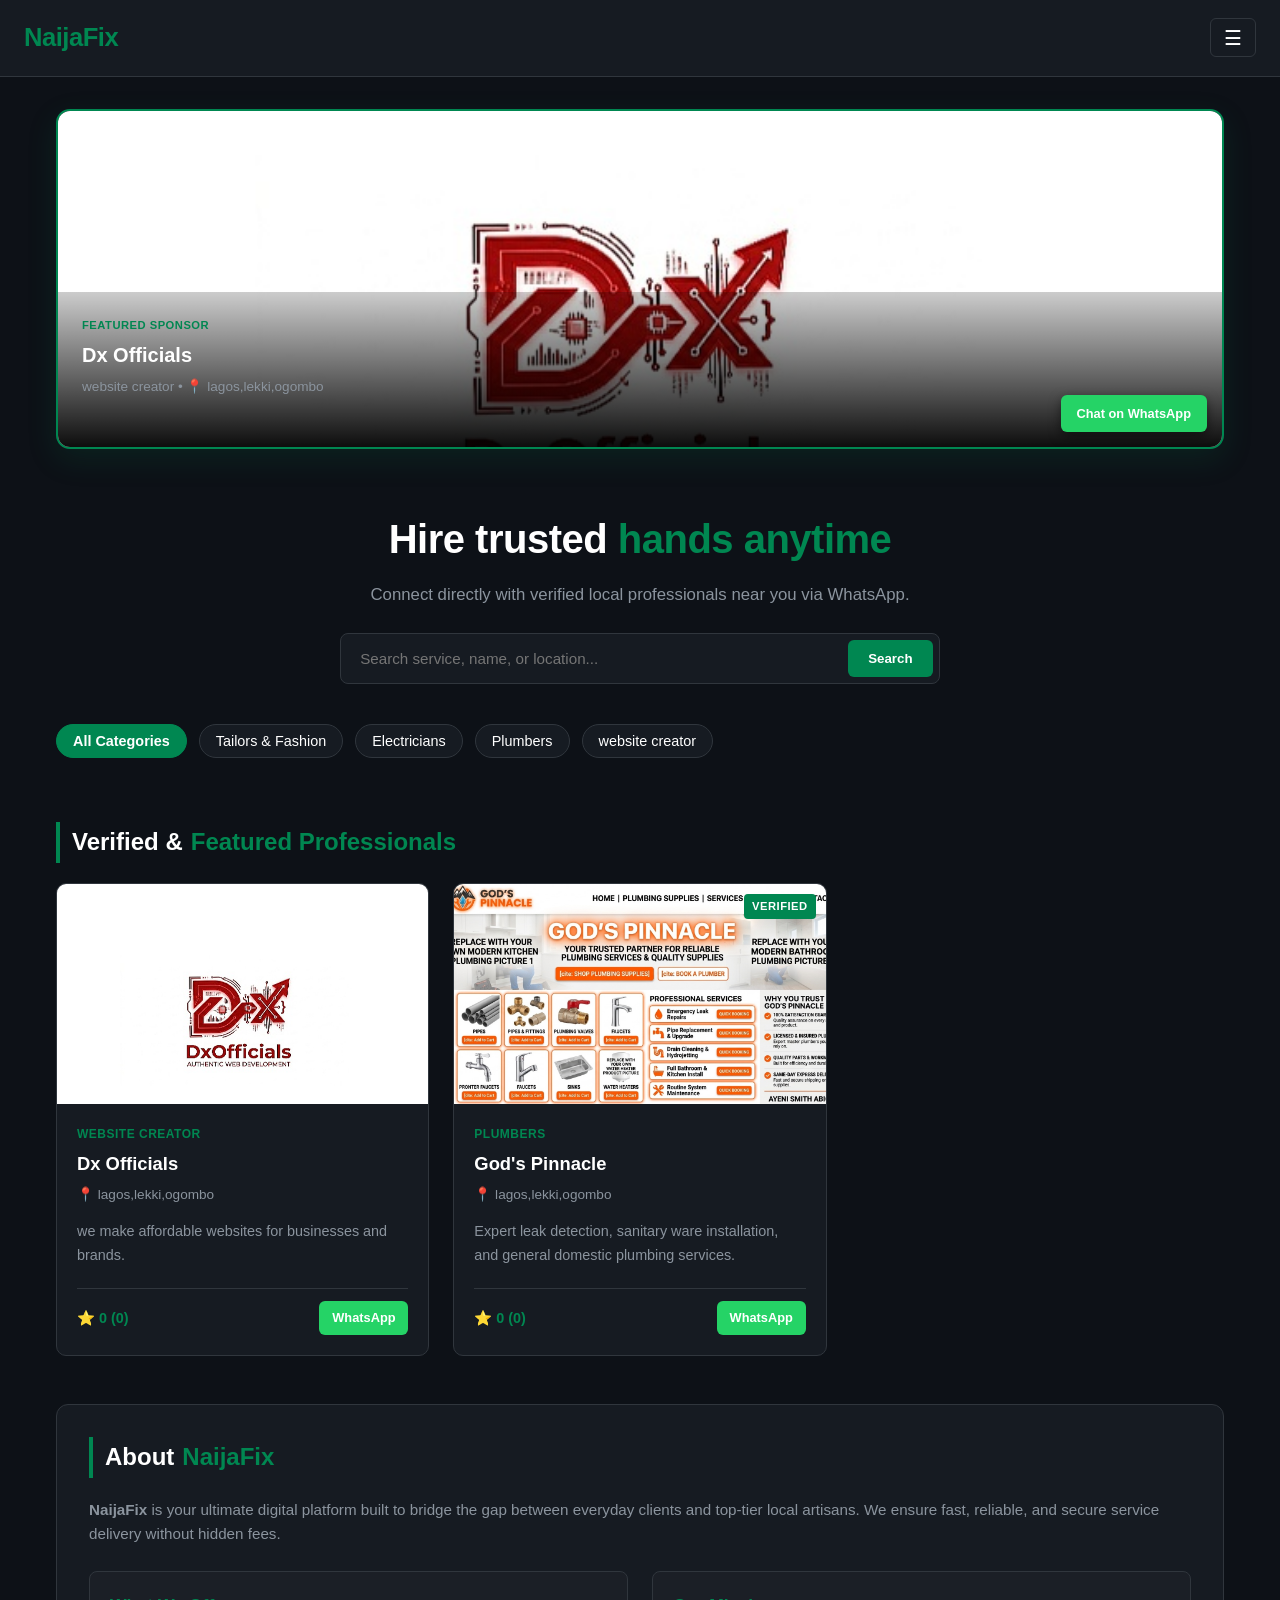
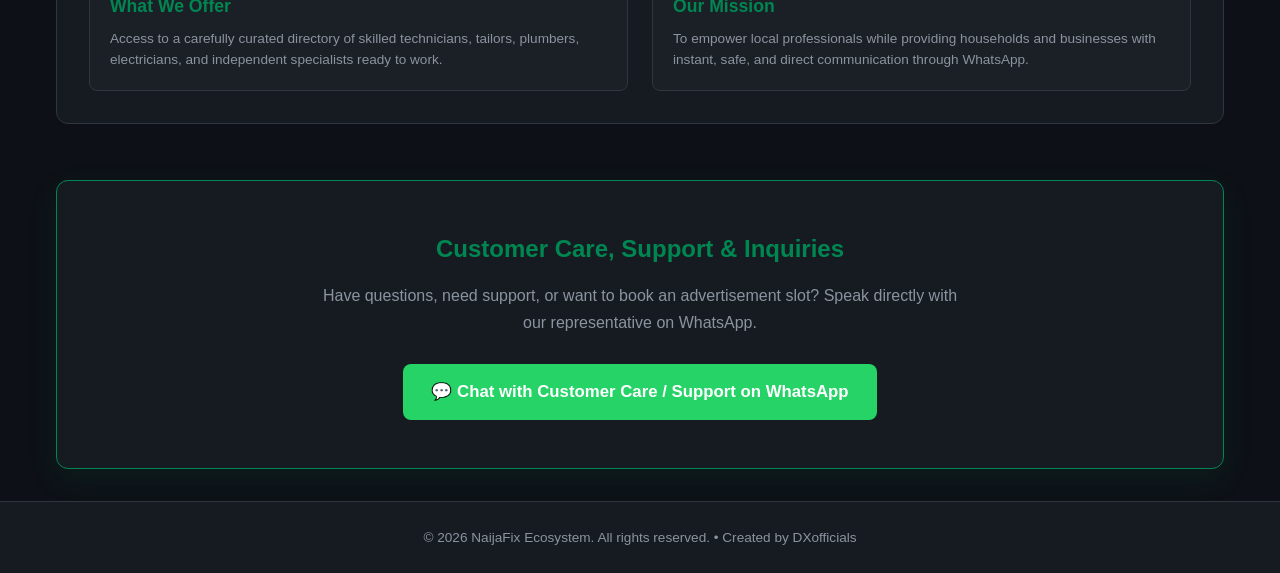
<file: index.html>
<!DOCTYPE html>
<html lang="en">
<head>
  <meta charset="UTF-8">
  <meta name="viewport" content="width=device-width, initial-scale=1.0">
  <title>Taskly - Hire trusted hands anytime</title>
  <link rel="stylesheet" href="style.css">
</head>
<body>

  <header>
    <a href="index.html" class="logo">NaijaFix</a>
    <button class="hamburger-btn" id="hamburgerBtn" aria-label="Open Navigation">☰</button>
  </header>

  <div class="nav-drawer" id="navDrawer">
    <button class="close-btn" id="closeBtn" aria-label="Close Navigation">&times;</button>
    <a href="index.html">Home</a>
    <a href="search.html">Browse Directory</a>
    <a href="register.html">Register Professional</a>
    <a href="advertise.html">Advertise / Sponsor</a>
    <a href="safety.html">Safety Tips</a>
  </div>

  <main>
    
    <section class="banner-slider" id="bannerSlider">
      </section>

    <section class="hero">
      <h1>Hire trusted <span>hands anytime</span></h1>
      <p>Connect directly with verified local professionals near you via WhatsApp.</p>
      
      <div class="search-box-container">
        <input type="text" id="homeSearchInput" placeholder="Search service, name, or location...">
        <button class="btn-gold" id="homeSearchBtn" style="width: auto;">Search</button>
      </div>
    </section>

    <div class="category-scroll" id="categoryScroll">
      </div>

    <section class="section">
      <h2 class="section-title">Verified & <span>Featured Professionals</span></h2>
      <div class="artisan-grid" id="featuredGrid">
        </div>
    </section>

    <section class="about-box">
      <h2 class="section-title">About <span>NaijaFix</span></h2>
      <p class="about-text-lead">
        <strong>NaijaFix</strong> is your ultimate digital platform built to bridge the gap between everyday clients and top-tier local artisans. We ensure fast, reliable, and secure service delivery without hidden fees.
      </p>
      <div class="about-grid">
        <div class="about-card">
          <h3>What We Offer</h3>
          <p>Access to a carefully curated directory of skilled technicians, tailors, plumbers, electricians, and independent specialists ready to work.</p>
        </div>
        <div class="about-card">
          <h3>Our Mission</h3>
          <p>To empower local professionals while providing households and businesses with instant, safe, and direct communication through WhatsApp.</p>
        </div>
      </div>
    </section>

    <section class="support-section">
      <div class="support-card">
        <h3>Customer Care, Support & Inquiries</h3>
        <p>Have questions, need support, or want to book an advertisement slot? Speak directly with our representative on WhatsApp.</p>
        <a href="https://wa.me/2349135580184" class="whatsapp-btn-support" target="_blank">
          💬 Chat with Customer Care / Support on WhatsApp
        </a>
      </div>
    </section>

  </main>

  <footer>
    <p>&copy; 2026 NaijaFix Ecosystem. All rights reserved. • Created by DXofficials</p>
  </footer>

  <script src="data.js"></script>
  <script src="app.js"></script>
</body>
</html>
</file>
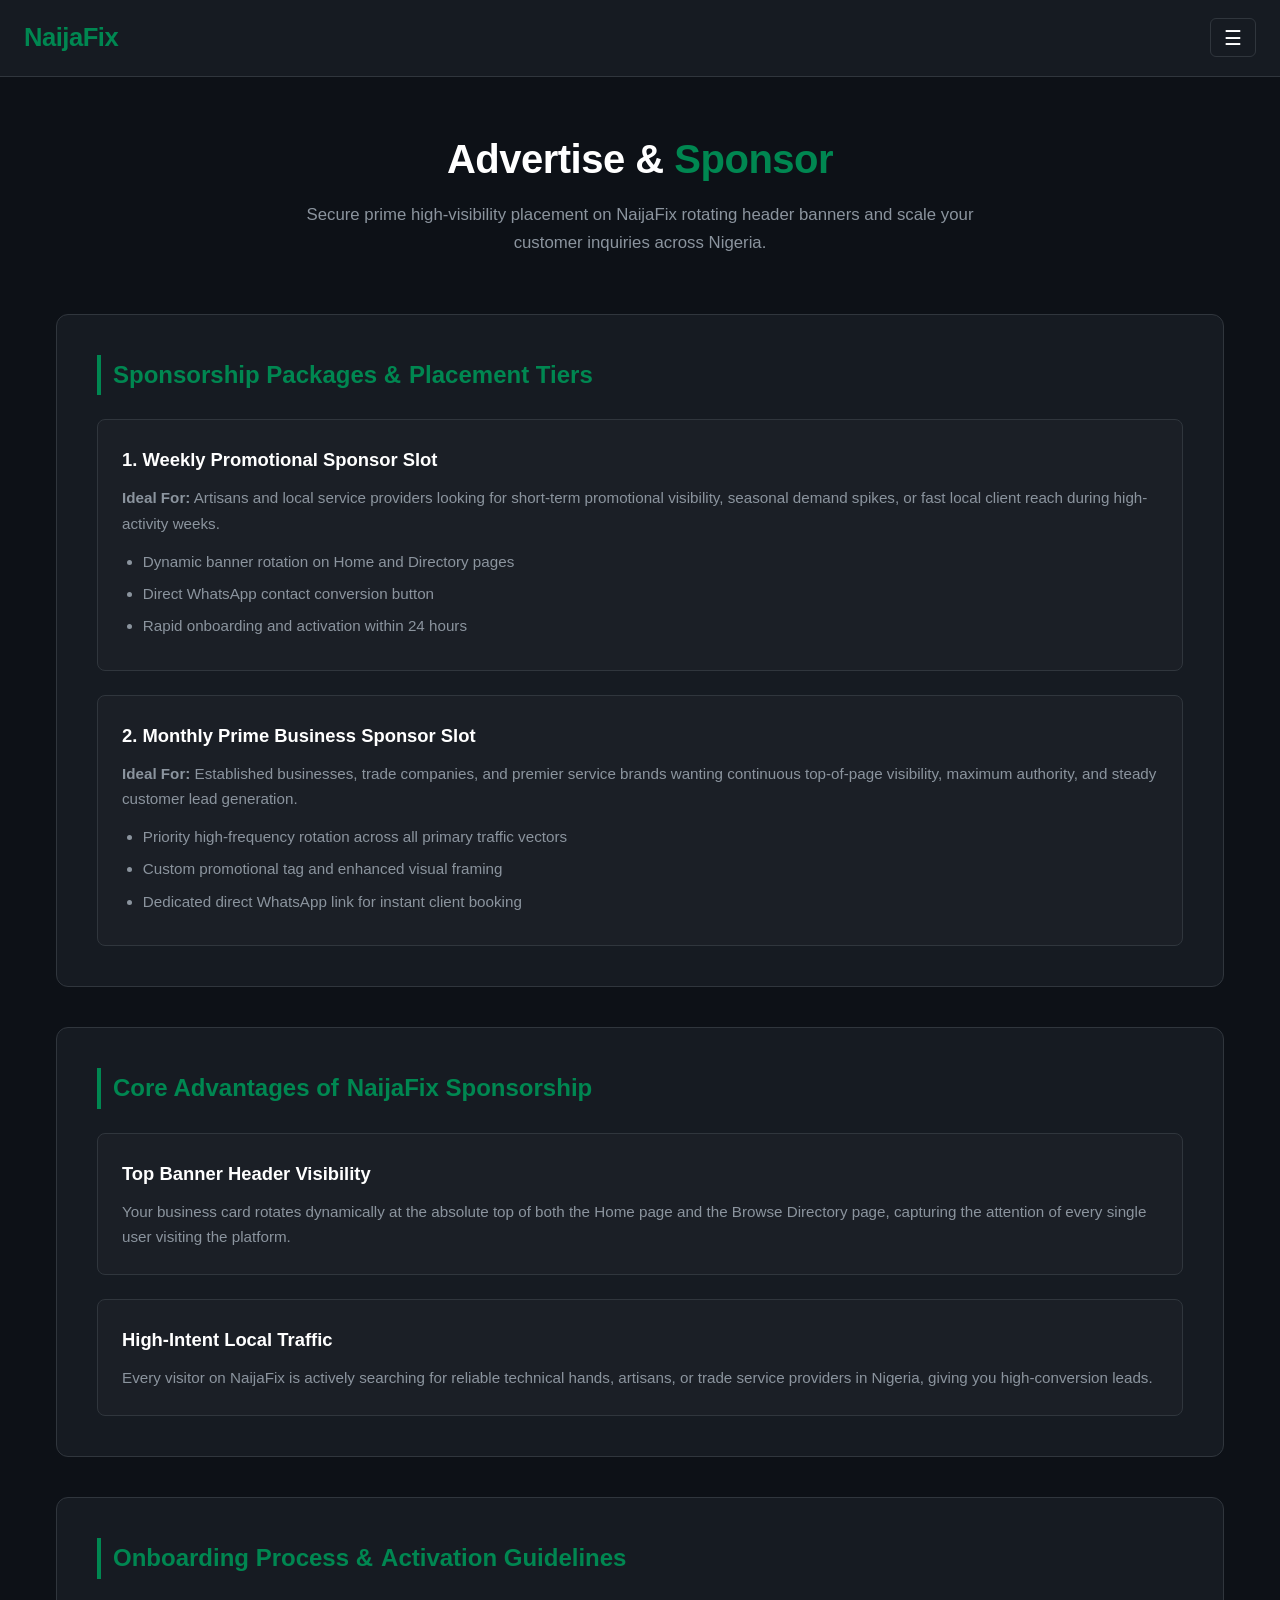
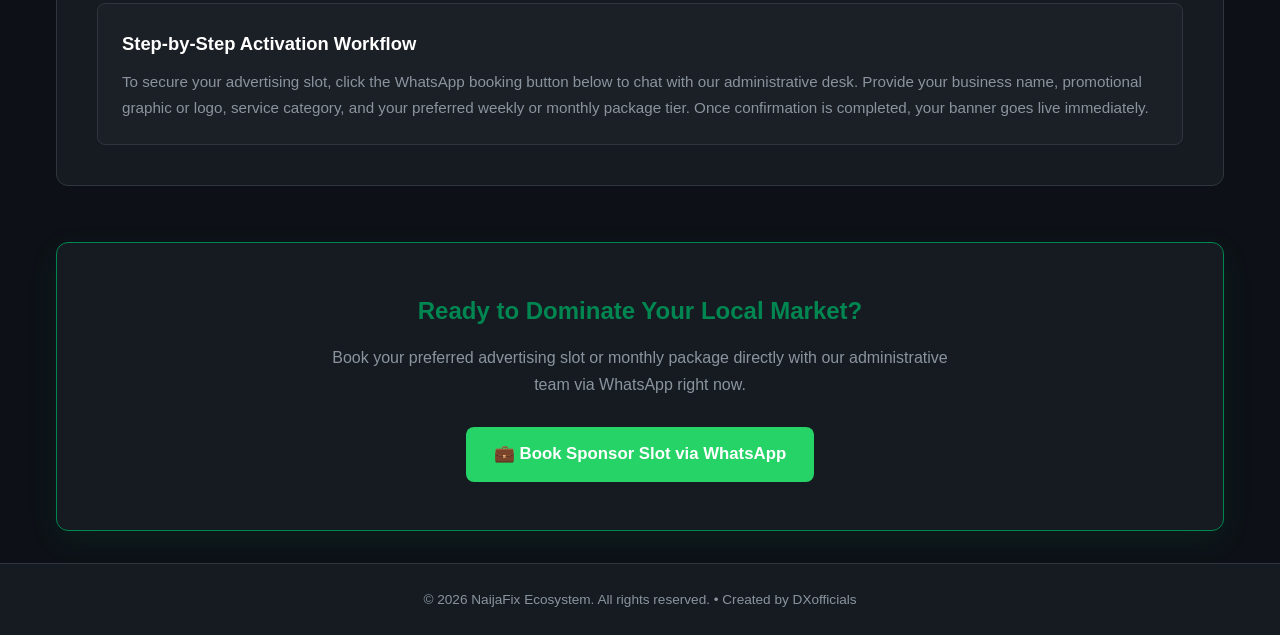
<file: advertise.html>
<!DOCTYPE html>
<html lang="en">
<head>
  <meta charset="UTF-8">
  <meta name="viewport" content="width=device-width, initial-scale=1.0">
  <title>Taskly - Advertise & Sponsor</title>
  <link rel="stylesheet" href="style.css">
</head>
<body>

  <header>
    <a href="index.html" class="logo">NaijaFix</a>
    <button class="hamburger-btn" id="hamburgerBtn" aria-label="Open Navigation">☰</button>
  </header>

  <div class="nav-drawer" id="navDrawer">
    <button class="close-btn" id="closeBtn" aria-label="Close Navigation">&times;</button>
    <a href="index.html">Home</a>
    <a href="search.html">Browse Directory</a>
    <a href="register.html">Register Professional</a>
    <a href="advertise.html">Advertise / Sponsor</a>
    <a href="safety.html">Safety, Policy & FAQ</a>
  </div>

  <main>
    <section class="hero">
      <h1>Advertise & <span>Sponsor</span></h1>
      <p>Secure prime high-visibility placement on NaijaFix rotating header banners and scale your customer inquiries across Nigeria.</p>
    </section>

    <div class="legal-container">

      <section class="legal-section">
        <h2>Sponsorship Packages & <span>Placement Tiers</span></h2>
        <div class="legal-card-grid">
          
          <div class="legal-card">
            <h3>1. Weekly Promotional Sponsor Slot</h3>
            <p><strong>Ideal For:</strong> Artisans and local service providers looking for short-term promotional visibility, seasonal demand spikes, or fast local client reach during high-activity weeks.</p>
            <ul style="margin-top: 0.75rem;">
              <li>Dynamic banner rotation on Home and Directory pages</li>
              <li>Direct WhatsApp contact conversion button</li>
              <li>Rapid onboarding and activation within 24 hours</li>
            </ul>
          </div>

          <div class="legal-card">
            <h3>2. Monthly Prime Business Sponsor Slot</h3>
            <p><strong>Ideal For:</strong> Established businesses, trade companies, and premier service brands wanting continuous top-of-page visibility, maximum authority, and steady customer lead generation.</p>
            <ul style="margin-top: 0.75rem;">
              <li>Priority high-frequency rotation across all primary traffic vectors</li>
              <li>Custom promotional tag and enhanced visual framing</li>
              <li>Dedicated direct WhatsApp link for instant client booking</li>
            </ul>
          </div>

        </div>
      </section>

      <section class="legal-section">
        <h2>Core Advantages of <span>NaijaFix Sponsorship</span></h2>
        <div class="legal-card-grid">
          <div class="legal-card">
            <h3>Top Banner Header Visibility</h3>
            <p>Your business card rotates dynamically at the absolute top of both the Home page and the Browse Directory page, capturing the attention of every single user visiting the platform.</p>
          </div>
          <div class="legal-card">
            <h3>High-Intent Local Traffic</h3>
            <p>Every visitor on NaijaFix is actively searching for reliable technical hands, artisans, or trade service providers in Nigeria, giving you high-conversion leads.</p>
          </div>
        </div>
      </section>

      <section class="legal-section">
        <h2>Onboarding Process & <span>Activation Guidelines</span></h2>
        <div class="legal-card-grid" style="grid-template-columns: 1fr;">
          <div class="legal-card">
            <h3>Step-by-Step Activation Workflow</h3>
            <p>To secure your advertising slot, click the WhatsApp booking button below to chat with our administrative desk. Provide your business name, promotional graphic or logo, service category, and your preferred weekly or monthly package tier. Once confirmation is completed, your banner goes live immediately.</p>
          </div>
        </div>
      </section>

    </div>

    <section class="support-section">
      <div class="support-card">
        <h3>Ready to Dominate Your Local Market?</h3>
        <p>Book your preferred advertising slot or monthly package directly with our administrative team via WhatsApp right now.</p>
        <a href="https://wa.me/2349135580184?text=Hello%20NaijaFix%20Team,%20I%20want%20to%20book%20a%20sponsor%20slot%20on%20the%20platform." class="whatsapp-btn-support" target="_blank">
          💼 Book Sponsor Slot via WhatsApp
        </a>
      </div>
    </section>

  </main>

  <footer>
    <p>&copy; 2026 NaijaFix Ecosystem. All rights reserved. • Created by DXofficials</p>
  </footer>

  <script src="app.js"></script>
</body>
</html>
</file>
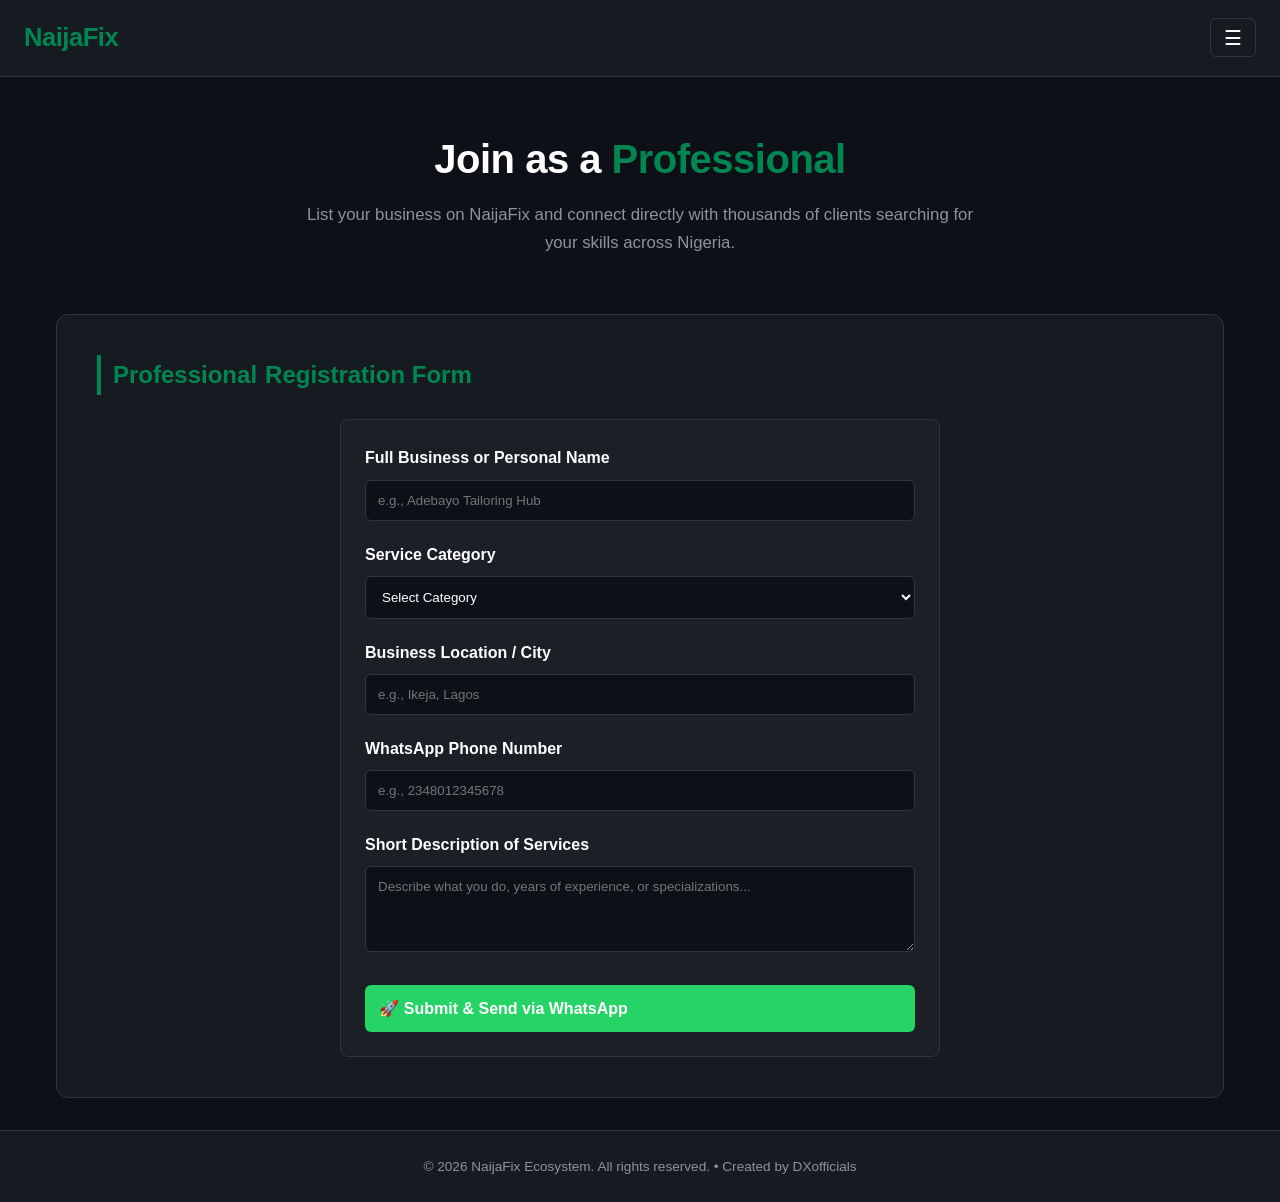
<file: register.html>
<!DOCTYPE html>
<html lang="en">
<head>
  <meta charset="UTF-8">
  <meta name="viewport" content="width=device-width, initial-scale=1.0">
  <title>NaijaFix - Register Professional</title>
  <link rel="stylesheet" href="style.css">
</head>
<body>

  <header>
    <a href="index.html" class="logo">NaijaFix</a>
    <button class="hamburger-btn" id="hamburgerBtn" aria-label="Open Navigation">☰</button>
  </header>

  <div class="nav-drawer" id="navDrawer">
    <button class="close-btn" id="closeBtn" aria-label="Close Navigation">&times;</button>
    <a href="index.html">Home</a>
    <a href="search.html">Browse Directory</a>
    <a href="register.html">Register Professional</a>
    <a href="advertise.html">Advertise / Sponsor</a>
    <a href="safety.html">Safety, Policy & FAQ</a>
  </div>

  <main>
    <section class="hero">
      <h1>Join as a <span>Professional</span></h1>
      <p>List your business on NaijaFix and connect directly with thousands of clients searching for your skills across Nigeria.</p>
    </section>

    <div class="legal-container">
      <section class="legal-section">
        <h2>Professional <span>Registration Form</span></h2>
        
        <div class="legal-card" style="max-width: 600px; margin: 0 auto;">
          <form id="registrationForm">
            
            <div style="margin-bottom: 1.25rem;">
              <label for="bizName" style="display: block; color: var(--gold-primary); font-weight: 600; margin-bottom: 0.5rem;">Full Business or Personal Name</label>
              <input type="text" id="bizName" placeholder="e.g., Adebayo Tailoring Hub" required style="width: 100%; padding: 0.75rem; background: var(--bg-main); border: 1px solid var(--border-color); color: var(--text-main); border-radius: 6px;">
            </div>

            <div style="margin-bottom: 1.25rem;">
              <label for="serviceCategory" style="display: block; color: var(--gold-primary); font-weight: 600; margin-bottom: 0.5rem;">Service Category</label>
              <select id="serviceCategory" required style="width: 100%; padding: 0.75rem; background: var(--bg-main); border: 1px solid var(--border-color); color: var(--text-main); border-radius: 6px;">
                <option value="" disabled selected>Select Category</option>
                <option value="Plumbing">Plumbing</option>
                <option value="Electrical">Electrical</option>
                <option value="Tailoring">Tailoring</option>
                <option value="Carpentry">Carpentry</option>
                <option value="Painting">Painting</option>
                <option value="Masonry & Construction">Masonry & Construction</option>
                <option value="Generator & Appliance Repair">Generator & Appliance Repair</option>
                <option value="Cleaning Services">Cleaning Services</option>
                <option value="Welding & Metalwork">Welding & Metalwork</option>
                <option value="POP & Ceiling Works">POP & Ceiling Works</option>
                <option value="Solar & Inverter Installation">Solar & Inverter Installation</option>
                <option value="Other">Other (Specify below)</option>
              </select>
            </div>

            <div id="otherCategoryWrapper" style="display: none; margin-bottom: 1.25rem;">
              <label for="otherCategoryInput" style="display: block; color: var(--gold-primary); font-weight: 600; margin-bottom: 0.5rem;">Specify Custom Job Category</label>
              <input type="text" id="otherCategoryInput" placeholder="e.g., CCTV Installation, Key Cutting" style="width: 100%; padding: 0.75rem; background: var(--bg-main); border: 1px solid var(--border-color); color: var(--text-main); border-radius: 6px;">
            </div>

            <div style="margin-bottom: 1.25rem;">
              <label for="bizLocation" style="display: block; color: var(--gold-primary); font-weight: 600; margin-bottom: 0.5rem;">Business Location / City</label>
              <input type="text" id="bizLocation" placeholder="e.g., Ikeja, Lagos" required style="width: 100%; padding: 0.75rem; background: var(--bg-main); border: 1px solid var(--border-color); color: var(--text-main); border-radius: 6px;">
            </div>

            <div style="margin-bottom: 1.25rem;">
              <label for="bizPhone" style="display: block; color: var(--gold-primary); font-weight: 600; margin-bottom: 0.5rem;">WhatsApp Phone Number</label>
              <input type="tel" id="bizPhone" placeholder="e.g., 2348012345678" required style="width: 100%; padding: 0.75rem; background: var(--bg-main); border: 1px solid var(--border-color); color: var(--text-main); border-radius: 6px;">
            </div>

            <div style="margin-bottom: 1.5rem;">
              <label for="bizDesc" style="display: block; color: var(--gold-primary); font-weight: 600; margin-bottom: 0.5rem;">Short Description of Services</label>
              <textarea id="bizDesc" rows="4" placeholder="Describe what you do, years of experience, or specializations..." style="width: 100%; padding: 0.75rem; background: var(--bg-main); border: 1px solid var(--border-color); color: var(--text-main); border-radius: 6px; resize: vertical;"></textarea>
            </div>

            <button type="button" id="whatsappSubmitBtn" class="whatsapp-btn-support" style="width: 100%; padding: 0.9rem; font-size: 1rem; font-weight: 700; border: none; border-radius: 6px; cursor: pointer;">
              🚀 Submit & Send via WhatsApp
            </button>

          </form>
        </div>

      </section>
    </div>

  </main>

  <footer>
    <p>&copy; 2026 NaijaFix Ecosystem. All rights reserved. • Created by DXofficials</p>
  </footer>

  <script src="app.js"></script>
  <script>
    // Toggle Other Category field dynamically
    const categorySelect = document.getElementById('serviceCategory');
    const otherWrapper = document.getElementById('otherCategoryWrapper');
    const otherInput = document.getElementById('otherCategoryInput');

    categorySelect.addEventListener('change', function() {
      if (this.value === 'Other') {
        otherWrapper.style.display = 'block';
        otherInput.setAttribute('required', 'true');
      } else {
        otherWrapper.style.display = 'none';
        otherInput.removeAttribute('required');
        otherInput.value = '';
      }
    });

    // Generate WhatsApp Submission URL with Form Data
    document.getElementById('whatsappSubmitBtn').addEventListener('click', function() {
      const name = document.getElementById('bizName').value.trim();
      let category = categorySelect.value;
      const location = document.getElementById('bizLocation').value.trim();
      const phone = document.getElementById('bizPhone').value.trim();
      const desc = document.getElementById('bizDesc').value.trim();

      if (!name || !category || !location || !phone) {
        alert('Please fill in all required fields before submitting.');
        return;
      }

      if (category === 'Other') {
        const customValue = otherInput.value.trim();
        if (!customValue) {
          alert('Please specify your custom job category.');
          otherInput.focus();
          return;
        }
        category = `Other: ${customValue}`;
      }

      // Format WhatsApp Message String
      const message = `Hello Taskly Team, I want to register as a professional:%0A%0A*Name:* ${encodeURIComponent(name)}%0A*Category:* ${encodeURIComponent(category)}%0A*Location:* ${encodeURIComponent(location)}%0A*WhatsApp:* ${encodeURIComponent(phone)}%0A*Description:* ${encodeURIComponent(desc)}`;
      
      // Open Admin WhatsApp Line
      window.open(`https://wa.me/2349135580184?text=${message}`, '_blank');
    });
  </script>
</body>
</html>
</file>
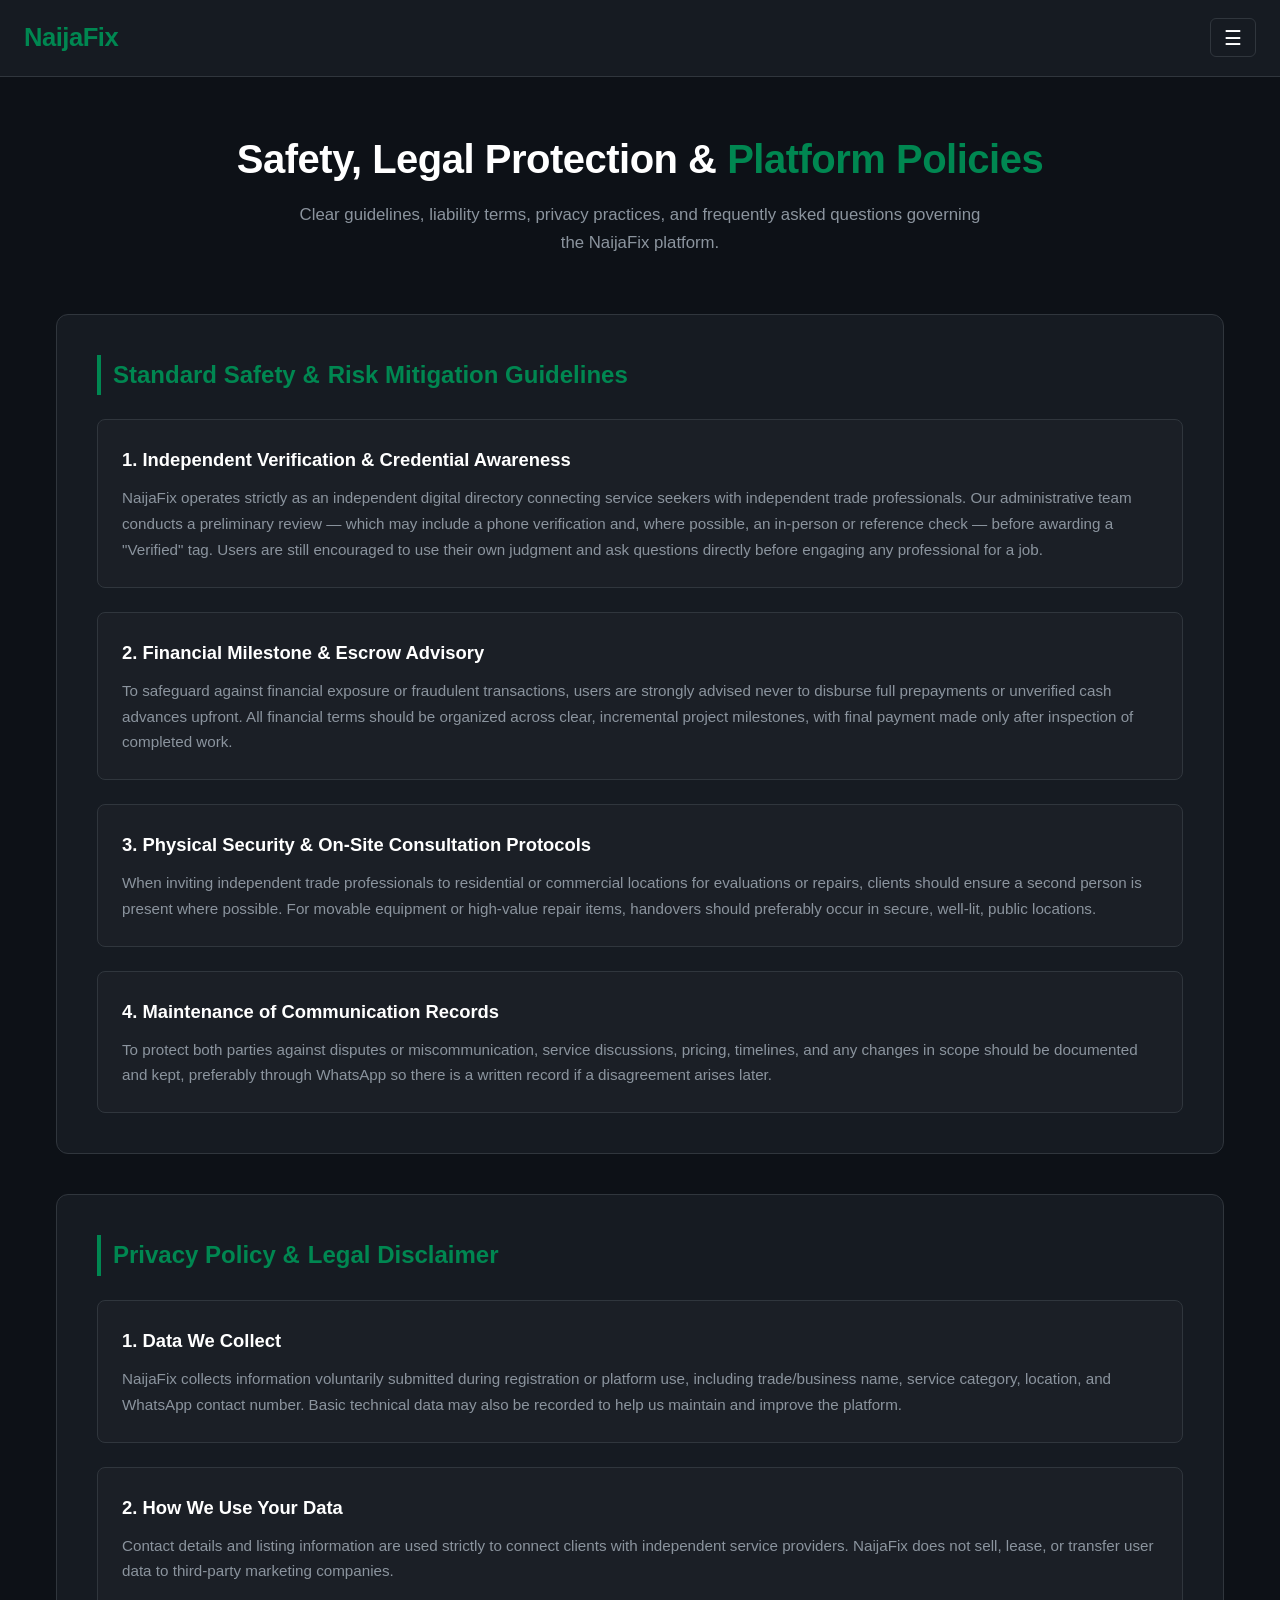
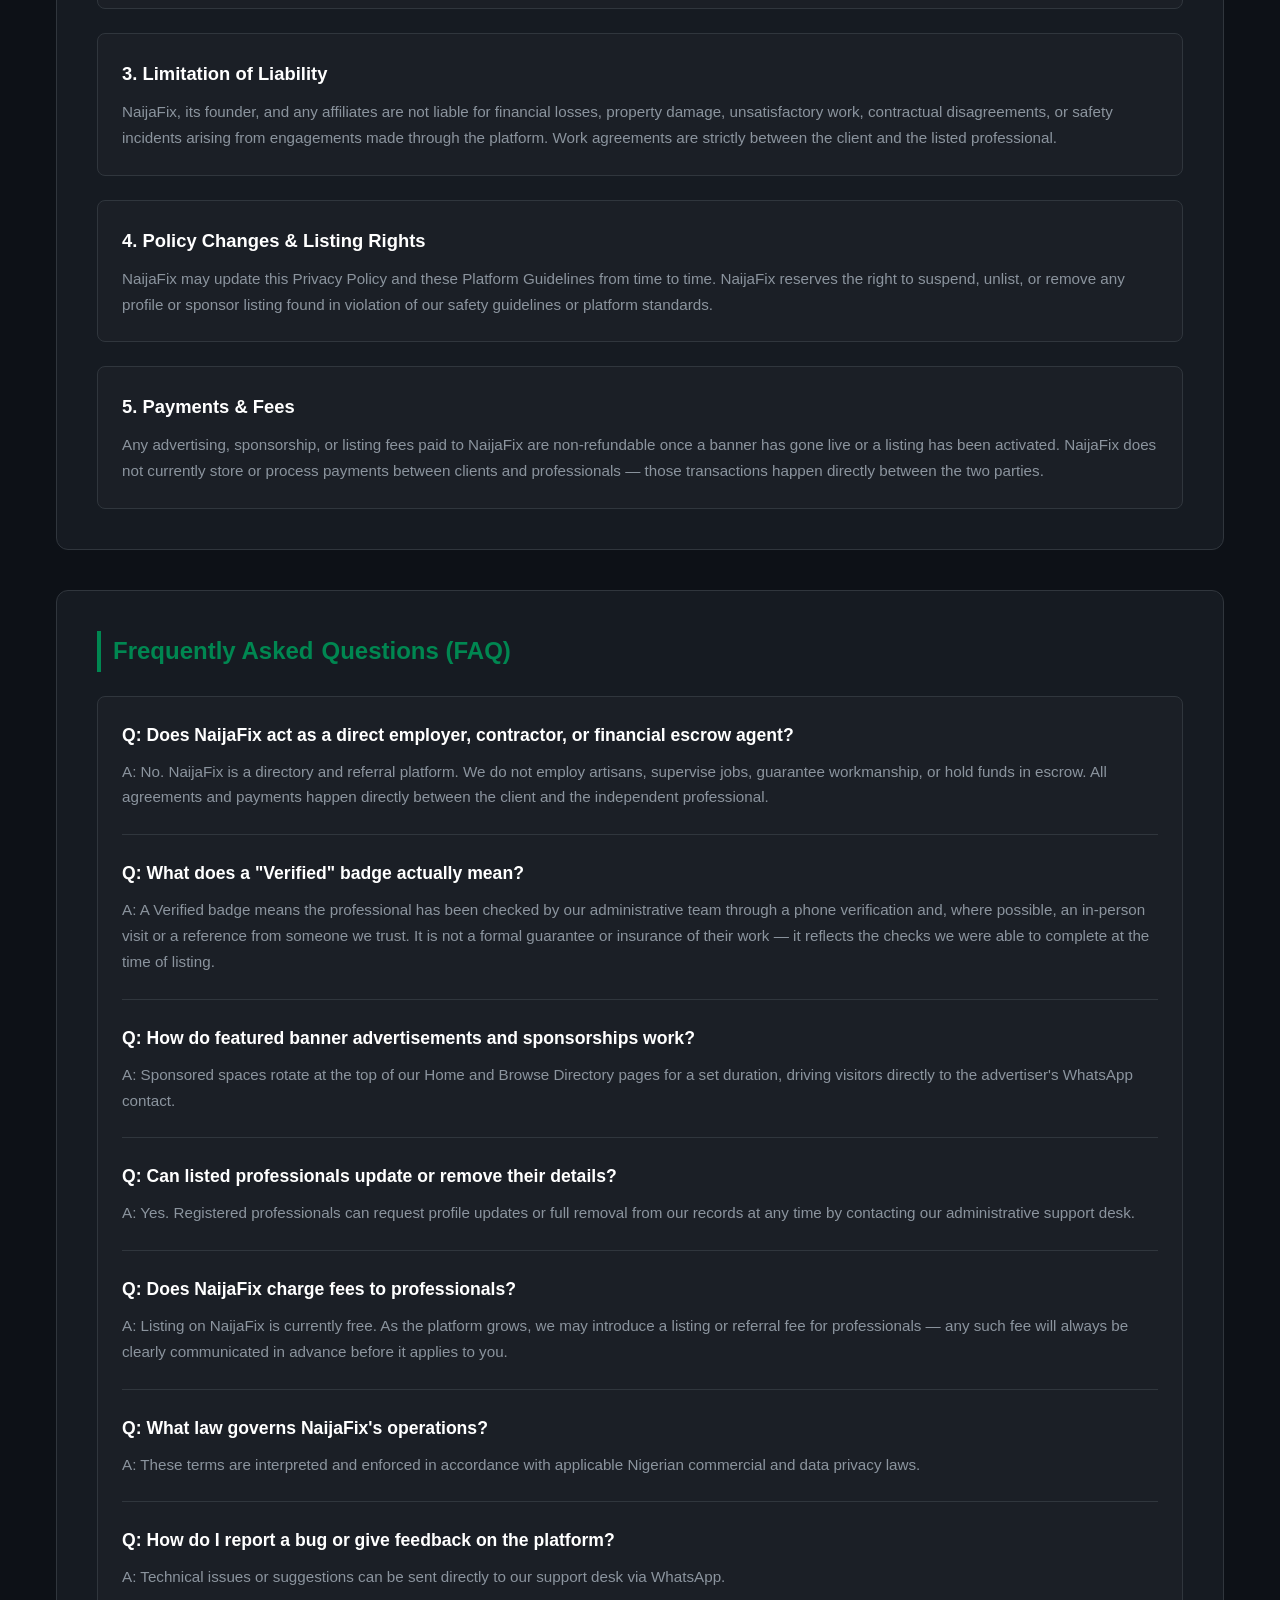
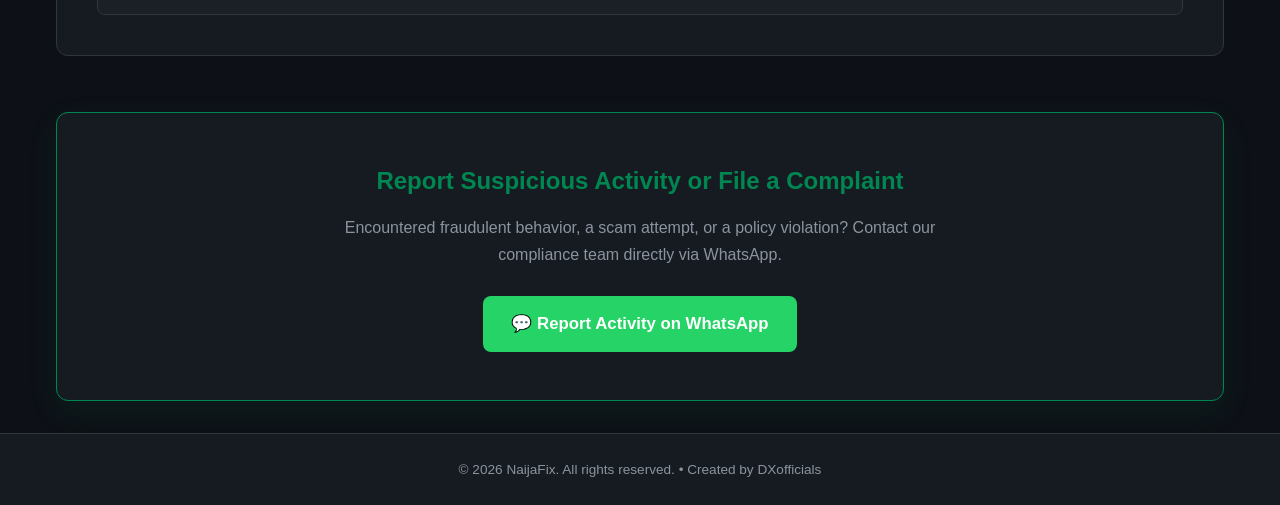
<file: safety.html>
<!DOCTYPE html>
<html lang="en">
<head>
  <meta charset="UTF-8">
  <meta name="viewport" content="width=device-width, initial-scale=1.0">
  <title>NaijaFix - Safety, Privacy Policy & FAQ</title>
  <link rel="stylesheet" href="style.css">
</head>
<body>

  <header>
    <a href="index.html" class="logo">NaijaFix</a>
    <button class="hamburger-btn" id="hamburgerBtn" aria-label="Open Navigation">☰</button>
  </header>

  <div class="nav-drawer" id="navDrawer">
    <button class="close-btn" id="closeBtn" aria-label="Close Navigation">&times;</button>
    <a href="index.html">Home</a>
    <a href="search.html">Browse Directory</a>
    <a href="register.html">Register Professional</a>
    <a href="advertise.html">Advertise / Sponsor</a>
    <a href="safety.html">Safety, Policy & FAQ</a>
  </div>

  <main>
    <section class="hero">
      <h1>Safety, Legal Protection & <span>Platform Policies</span></h1>
      <p>Clear guidelines, liability terms, privacy practices, and frequently asked questions governing the NaijaFix platform.</p>
    </section>

    <div class="legal-container">

      <section class="legal-section">
        <h2>Standard Safety & <span>Risk Mitigation Guidelines</span></h2>
        <div class="legal-card-grid">
          <div class="legal-card">
            <h3>1. Independent Verification & Credential Awareness</h3>
            <p>NaijaFix operates strictly as an independent digital directory connecting service seekers with independent trade professionals. Our administrative team conducts a preliminary review — which may include a phone verification and, where possible, an in-person or reference check — before awarding a "Verified" tag. Users are still encouraged to use their own judgment and ask questions directly before engaging any professional for a job.</p>
          </div>
          <div class="legal-card">
            <h3>2. Financial Milestone & Escrow Advisory</h3>
            <p>To safeguard against financial exposure or fraudulent transactions, users are strongly advised never to disburse full prepayments or unverified cash advances upfront. All financial terms should be organized across clear, incremental project milestones, with final payment made only after inspection of completed work.</p>
          </div>
          <div class="legal-card">
            <h3>3. Physical Security & On-Site Consultation Protocols</h3>
            <p>When inviting independent trade professionals to residential or commercial locations for evaluations or repairs, clients should ensure a second person is present where possible. For movable equipment or high-value repair items, handovers should preferably occur in secure, well-lit, public locations.</p>
          </div>
          <div class="legal-card">
            <h3>4. Maintenance of Communication Records</h3>
            <p>To protect both parties against disputes or miscommunication, service discussions, pricing, timelines, and any changes in scope should be documented and kept, preferably through WhatsApp so there is a written record if a disagreement arises later.</p>
          </div>
        </div>
      </section>

      <section class="legal-section">
        <h2>Privacy Policy & <span>Legal Disclaimer</span></h2>
        <div class="legal-card-grid">
          <div class="legal-card">
            <h3>1. Data We Collect</h3>
            <p>NaijaFix collects information voluntarily submitted during registration or platform use, including trade/business name, service category, location, and WhatsApp contact number. Basic technical data may also be recorded to help us maintain and improve the platform.</p>
          </div>
          <div class="legal-card">
            <h3>2. How We Use Your Data</h3>
            <p>Contact details and listing information are used strictly to connect clients with independent service providers. NaijaFix does not sell, lease, or transfer user data to third-party marketing companies.</p>
          </div>
          <div class="legal-card">
            <h3>3. Limitation of Liability</h3>
            <p>NaijaFix, its founder, and any affiliates are not liable for financial losses, property damage, unsatisfactory work, contractual disagreements, or safety incidents arising from engagements made through the platform. Work agreements are strictly between the client and the listed professional.</p>
          </div>
          <div class="legal-card">
            <h3>4. Policy Changes & Listing Rights</h3>
            <p>NaijaFix may update this Privacy Policy and these Platform Guidelines from time to time. NaijaFix reserves the right to suspend, unlist, or remove any profile or sponsor listing found in violation of our safety guidelines or platform standards.</p>
          </div>
          <div class="legal-card">
            <h3>5. Payments & Fees</h3>
            <p>Any advertising, sponsorship, or listing fees paid to NaijaFix are non-refundable once a banner has gone live or a listing has been activated. NaijaFix does not currently store or process payments between clients and professionals — those transactions happen directly between the two parties.</p>
          </div>
        </div>
      </section>

      <section class="legal-section">
        <h2>Frequently Asked <span>Questions (FAQ)</span></h2>
        <div class="legal-card-grid">
          <div class="legal-card">

            <div class="faq-item">
              <div class="faq-question">Q: Does NaijaFix act as a direct employer, contractor, or financial escrow agent?</div>
              <div class="faq-answer">A: No. NaijaFix is a directory and referral platform. We do not employ artisans, supervise jobs, guarantee workmanship, or hold funds in escrow. All agreements and payments happen directly between the client and the independent professional.</div>
            </div>

            <div class="faq-item">
              <div class="faq-question">Q: What does a "Verified" badge actually mean?</div>
              <div class="faq-answer">A: A Verified badge means the professional has been checked by our administrative team through a phone verification and, where possible, an in-person visit or a reference from someone we trust. It is not a formal guarantee or insurance of their work — it reflects the checks we were able to complete at the time of listing.</div>
            </div>

            <div class="faq-item">
              <div class="faq-question">Q: How do featured banner advertisements and sponsorships work?</div>
              <div class="faq-answer">A: Sponsored spaces rotate at the top of our Home and Browse Directory pages for a set duration, driving visitors directly to the advertiser's WhatsApp contact.</div>
            </div>

            <div class="faq-item">
              <div class="faq-question">Q: Can listed professionals update or remove their details?</div>
              <div class="faq-answer">A: Yes. Registered professionals can request profile updates or full removal from our records at any time by contacting our administrative support desk.</div>
            </div>

            <div class="faq-item">
              <div class="faq-question">Q: Does NaijaFix charge fees to professionals?</div>
              <div class="faq-answer">A: Listing on NaijaFix is currently free. As the platform grows, we may introduce a listing or referral fee for professionals — any such fee will always be clearly communicated in advance before it applies to you.</div>
            </div>

            <div class="faq-item">
              <div class="faq-question">Q: What law governs NaijaFix's operations?</div>
              <div class="faq-answer">A: These terms are interpreted and enforced in accordance with applicable Nigerian commercial and data privacy laws.</div>
            </div>

            <div class="faq-item" style="margin-bottom: 0; padding-bottom: 0;">
              <div class="faq-question">Q: How do I report a bug or give feedback on the platform?</div>
              <div class="faq-answer">A: Technical issues or suggestions can be sent directly to our support desk via WhatsApp.</div>
            </div>

          </div>
        </div>
      </section>

    </div>

    <section class="support-section">
      <div class="support-card">
        <h3>Report Suspicious Activity or File a Complaint</h3>
        <p>Encountered fraudulent behavior, a scam attempt, or a policy violation? Contact our compliance team directly via WhatsApp.</p>
        <a href="https://wa.me/2349135580184?text=Hello%20NaijaFix%20Compliance%20Team,%20I%20wish%20to%20report%20an%20activity%20or%20file%20an%20official%20inquiry." class="whatsapp-btn-support" target="_blank">
          💬 Report Activity on WhatsApp
        </a>
      </div>
    </section>

  </main>

  <footer>
    <p>&copy; 2026 NaijaFix. All rights reserved. • Created by DXofficials</p>
  </footer>

  <script src="app.js"></script>
</body>
  </html>
</file>
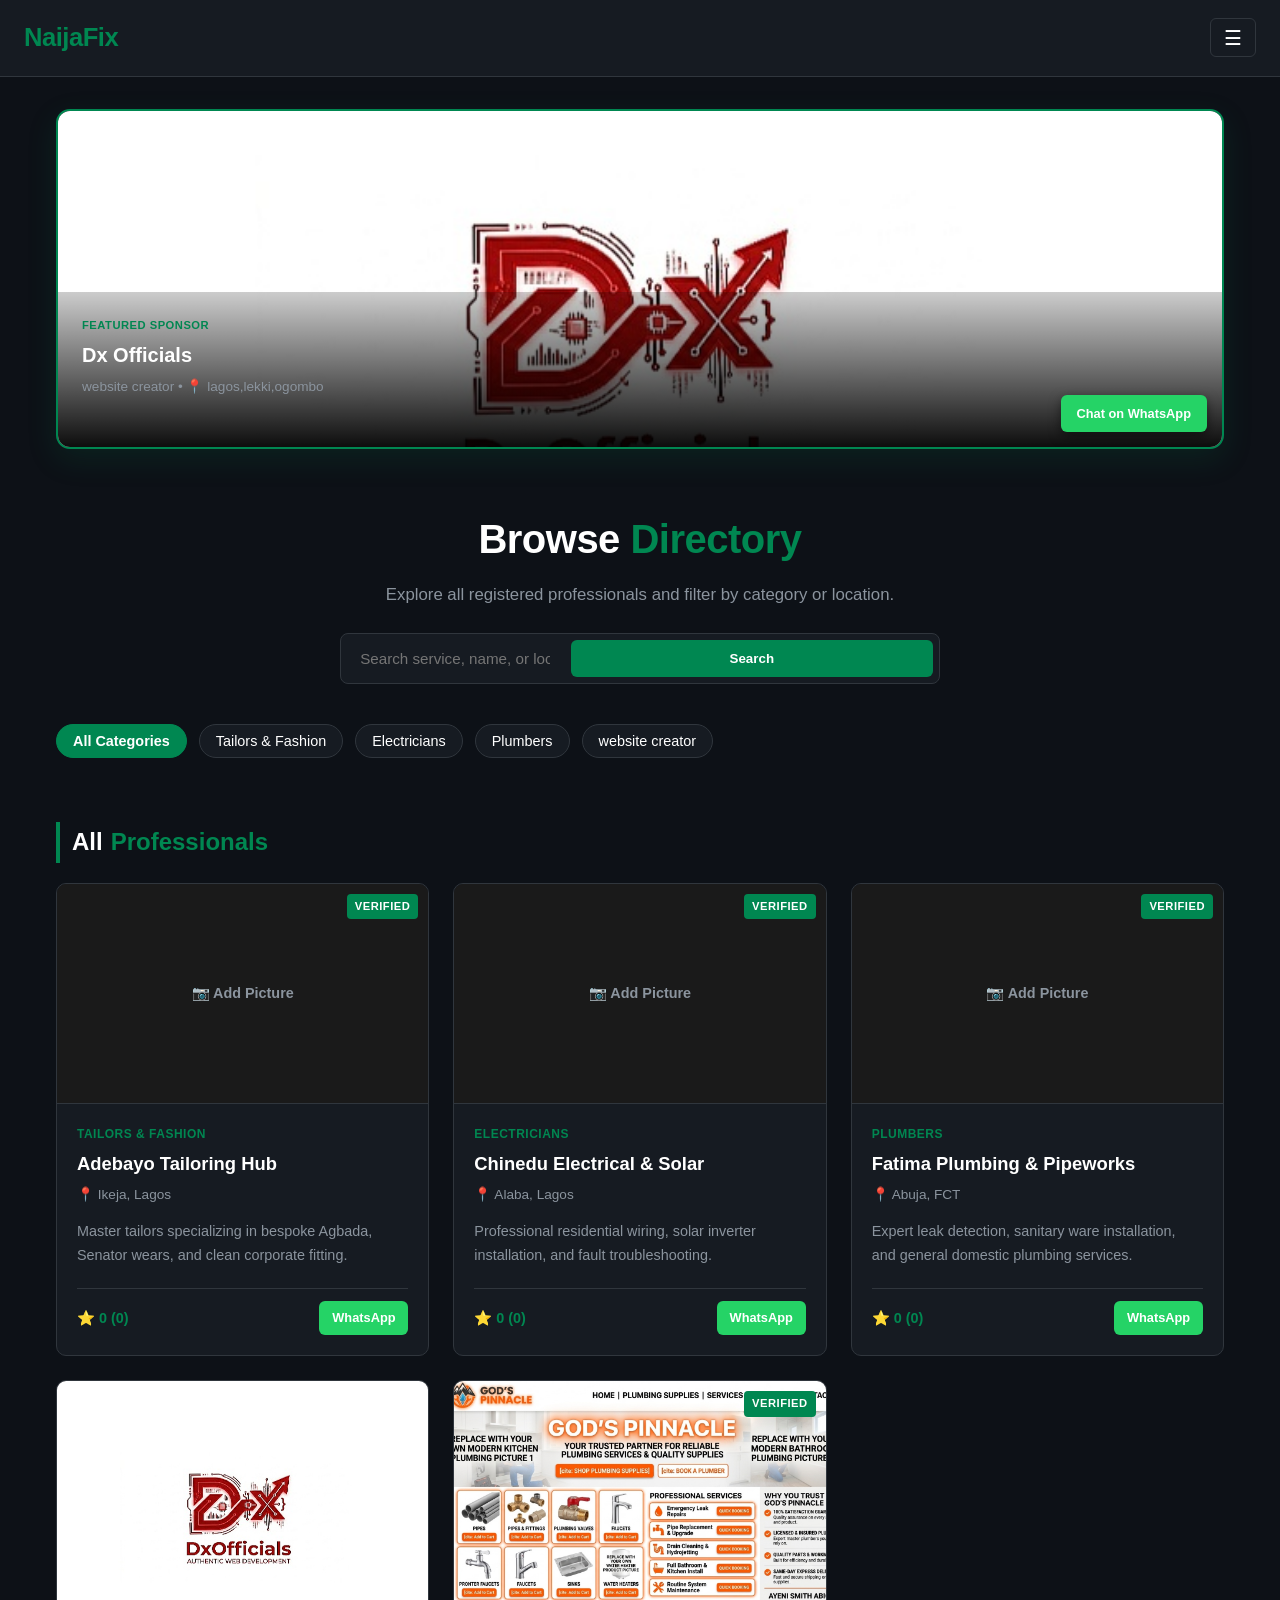
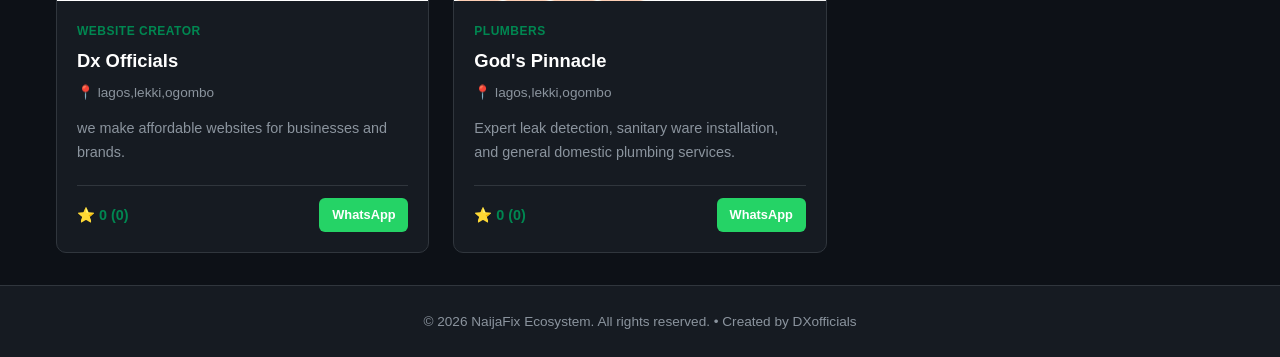
<file: search.html>
<!DOCTYPE html>
<html lang="en">
<head>
  <meta charset="UTF-8">
  <meta name="viewport" content="width=device-width, initial-scale=1.0">
  <title>Taskly - Browse Directory</title>
  <link rel="stylesheet" href="style.css">
</head>
<body>

  <header>
    <a href="index.html" class="logo">NaijaFix</a>
    <button class="hamburger-btn" id="hamburgerBtn" aria-label="Open Navigation">☰</button>
  </header>

  <div class="nav-drawer" id="navDrawer">
    <button class="close-btn" id="closeBtn" aria-label="Close Navigation">&times;</button>
    <a href="index.html">Home</a>
    <a href="search.html">Browse Directory</a>
    <a href="advertise.html">Advertise / Sponsor</a>
    <a href="safety.html">Safety Tips</a>
  </div>

  <main>
    
    <section class="banner-slider" id="bannerSlider">
      </section>

    <section class="hero">
      <h1>Browse <span>Directory</span></h1>
      <p>Explore all registered professionals and filter by category or location.</p>
      
      <div class="search-box-container">
        <input type="text" id="dirSearchInput" placeholder="Search service, name, or location...">
        <button class="btn-gold" id="dirSearchBtn">Search</button>
      </div>
    </section>

    <div class="category-scroll" id="dirCategoryScroll">
      </div>

    <section class="section">
      <h2 class="section-title">All <span>Professionals</span></h2>
      <div class="artisan-grid" id="directoryGrid">
        </div>
    </section>

  </main>

  <footer>
    <p>&copy; 2026 NaijaFix Ecosystem. All rights reserved. • Created by DXofficials</p>
  </footer>

  <script src="data.js"></script>
  <script src="app.js"></script>
</body>
</html>
</file>
<file: style.css>
/* ==========================================
   TASKLY ECOSYSTEM STYLESHEET (NIGERIA GREEN & WHITE)
   ========================================== */

:root {
  --bg-main: #0d1117;
  --bg-card: #161b22;
  --green-primary: #008751; /* Official Nigerian Flag Green */
  --green-hover: #006b40;
  --text-main: #ffffff;
  --text-muted: #8b949e;
  --border-color: #30363d;
  --whatsapp-green: #25d366;
  --whatsapp-hover: #20ba5a;
}

* {
  margin: 0;
  padding: 0;
  box-sizing: border-box;
  font-family: -apple-system, BlinkMacSystemFont, "Segoe UI", Roboto, Helvetica, Arial, sans-serif;
}

body {
  background-color: var(--bg-main);
  color: var(--text-main);
  line-height: 1.7;
  min-height: 100vh;
  display: flex;
  flex-direction: column;
}

/* Header & Universal Navigation */
header {
  display: flex;
  justify-content: space-between;
  align-items: center;
  padding: 1rem 1.5rem;
  background: var(--bg-card);
  border-bottom: 1px solid var(--border-color);
  position: sticky;
  top: 0;
  z-index: 100;
}

.logo {
  font-size: 1.6rem;
  font-weight: 800;
  color: var(--green-primary);
  text-decoration: none;
  letter-spacing: -0.5px;
}

.hamburger-btn {
  background: none;
  border: 1px solid var(--border-color);
  color: var(--text-main);
  font-size: 1.25rem;
  padding: 0.4rem 0.8rem;
  border-radius: 6px;
  cursor: pointer;
}

.nav-drawer {
  position: fixed;
  top: 0;
  right: -100%;
  width: 280px;
  height: 100%;
  background: var(--bg-card);
  border-left: 1px solid var(--border-color);
  z-index: 1000;
  display: flex;
  flex-direction: column;
  padding: 2rem 1.5rem;
  transition: right 0.3s ease-in-out;
}

.nav-drawer.open {
  right: 0;
}

.close-btn {
  align-self: flex-end;
  background: none;
  border: none;
  color: var(--text-main);
  font-size: 2rem;
  cursor: pointer;
  margin-bottom: 2rem;
}

.nav-drawer a {
  color: var(--text-main);
  text-decoration: none;
  font-size: 1.1rem;
  padding: 0.75rem 0;
  border-bottom: 1px solid var(--border-color);
  transition: color 0.2s;
}

.nav-drawer a:hover {
  color: var(--green-primary);
}

/* Main Layout & Hero Sections */
main {
  flex: 1;
  max-width: 1200px;
  width: 100%;
  margin: 0 auto;
  padding: 2rem 1rem;
}

.hero {
  text-align: center;
  padding: 1rem 0 2rem 0;
}

.hero h1 {
  font-size: 2.5rem;
  font-weight: 800;
  margin-bottom: 0.5rem;
  letter-spacing: -0.5px;
}

.hero h1 span {
  color: var(--green-primary);
}

.hero p {
  color: var(--text-muted);
  font-size: 1.05rem;
  max-width: 700px;
  margin: 0 auto 1.5rem auto;
}

/* Rotating Sponsor Banner */
.banner-slider {
  width: 100%;
  height: 340px;
  background: #000;
  border: 2px solid var(--green-primary);
  border-radius: 14px;
  position: relative;
  overflow: hidden;
  margin-bottom: 2.5rem;
  box-shadow: 0 10px 30px rgba(0, 135, 81, 0.15);
}

.banner-slide {
  position: absolute;
  top: 0;
  left: 0;
  width: 100%;
  height: 100%;
  opacity: 0;
  transition: opacity 0.8s ease-in-out;
}

.banner-slide.active {
  opacity: 1;
}

.banner-bg-img {
  width: 100%;
  height: 100%;
  object-fit: cover;
  display: block;
}

.banner-bg-placeholder {
  width: 100%;
  height: 100%;
  background: linear-gradient(135deg, #1a1a1a, #111);
  display: flex;
  align-items: center;
  justify-content: center;
  color: var(--text-muted);
  font-size: 1rem;
}

.banner-content-overlay {
  position: absolute;
  bottom: 0;
  left: 0;
  right: 0;
  background: linear-gradient(to top, rgba(0,0,0,0.95), rgba(0,0,0,0.2));
  padding: 1.5rem;
  display: flex;
  flex-direction: column;
  gap: 0.2rem;
  z-index: 2;
}

.banner-tag {
  color: var(--green-primary);
  font-size: 0.7rem;
  font-weight: 800;
  text-transform: uppercase;
  letter-spacing: 0.5px;
}

.banner-content-overlay h3 {
  color: #fff;
  font-size: 1.25rem;
  font-weight: 700;
}

.banner-content-overlay p {
  color: var(--text-muted);
  font-size: 0.85rem;
  margin-bottom: 1.5rem;
}

.banner-contact-btn {
  position: absolute;
  bottom: 15px;
  right: 15px;
  background-color: var(--whatsapp-green);
  color: #ffffff;
  font-weight: 700;
  padding: 0.45rem 1rem;
  border-radius: 6px;
  font-size: 0.8rem;
  text-decoration: none;
  box-shadow: 0 4px 12px rgba(0, 0, 0, 0.5);
  z-index: 10;
  transition: background-color 0.2s;
}

.banner-contact-btn:hover {
  background-color: var(--whatsapp-hover);
}

/* Search Box & Inputs */
.search-box-container {
  display: flex;
  gap: 0.5rem;
  max-width: 600px;
  margin: 0 auto;
  background: var(--bg-card);
  border: 1px solid var(--border-color);
  padding: 0.4rem;
  border-radius: 8px;
}

.search-box-container input {
  flex: 1;
  background: transparent;
  border: none;
  color: var(--text-main);
  padding: 0.6rem 0.8rem;
  font-size: 0.95rem;
  outline: none;
}

.btn-gold {
  background-color: var(--green-primary);
  color: #ffffff;
  font-weight: 700;
  border: none;
  padding: 0.6rem 1.25rem;
  border-radius: 6px;
  cursor: pointer;
  transition: background 0.2s;
  width: 100%;
}

.btn-gold:hover {
  background-color: var(--green-hover);
}

/* Category Filter Chips */
.category-scroll {
  display: flex;
  gap: 0.75rem;
  overflow-x: auto;
  padding: 0.5rem 0 1.5rem 0;
  scrollbar-width: none;
}

.category-scroll::-webkit-scrollbar {
  display: none;
}

.category-chip {
  background-color: var(--bg-card);
  border: 1px solid var(--border-color);
  color: var(--text-main);
  padding: 0.5rem 1rem;
  border-radius: 20px;
  font-size: 0.9rem;
  white-space: nowrap;
  cursor: pointer;
  transition: all 0.2s;
}

.category-chip.active, .category-chip:hover {
  background-color: var(--green-primary);
  color: #ffffff;
  border-color: var(--green-primary);
  font-weight: 600;
}

/* Sections & Cards */
.section {
  margin-top: 2.5rem;
}

.section-title {
  font-size: 1.5rem;
  font-weight: 700;
  margin-bottom: 1.25rem;
  display: flex;
  align-items: center;
  gap: 0.5rem;
  border-left: 4px solid var(--green-primary);
  padding-left: 0.75rem;
}

.section-title span {
  color: var(--green-primary);
}

.artisan-grid {
  display: grid;
  grid-template-columns: repeat(auto-fill, minmax(280px, 1fr));
  gap: 1.5rem;
}

.artisan-card {
  background-color: var(--bg-card);
  border: 1px solid var(--border-color);
  border-radius: 10px;
  overflow: hidden;
  display: flex;
  flex-direction: column;
  width: 100%;
  transition: border-color 0.2s;
}

.artisan-card:hover {
  border-color: var(--green-primary);
}

.artisan-img-wrapper {
  position: relative;
  width: 100%;
  height: 220px;
}

.artisan-img-wrapper img {
  width: 100% !important;
  height: 100% !important;
  object-fit: cover !important;
  display: block !important;
}

.img-placeholder {
  width: 100%;
  height: 100%;
  background-color: #1a1a1a;
  display: flex;
  align-items: center;
  justify-content: center;
  color: var(--text-muted);
  font-size: 0.9rem;
  font-weight: 600;
  border-bottom: 1px solid var(--border-color);
}

.verified-badge {
  position: absolute;
  top: 10px;
  right: 10px;
  background-color: var(--green-primary);
  color: #ffffff;
  font-size: 0.7rem;
  font-weight: 800;
  padding: 0.2rem 0.5rem;
  border-radius: 4px;
  text-transform: uppercase;
  letter-spacing: 0.5px;
}

.artisan-info {
  padding: 1.25rem;
  display: flex;
  flex-direction: column;
  flex: 1;
}

.artisan-category {
  color: var(--green-primary);
  font-size: 0.75rem;
  font-weight: 700;
  text-transform: uppercase;
  letter-spacing: 0.5px;
  margin-bottom: 0.25rem;
}

.artisan-name {
  font-size: 1.15rem;
  font-weight: 700;
  margin-bottom: 0.25rem;
  color: var(--text-main);
}

.artisan-location {
  color: var(--text-muted);
  font-size: 0.85rem;
  margin-bottom: 0.75rem;
}

.artisan-desc {
  color: var(--text-muted);
  font-size: 0.9rem;
  margin-bottom: 1.25rem;
  flex: 1;
}

.card-footer-row {
  display: flex;
  justify-content: space-between;
  align-items: center;
  margin-top: auto;
  border-top: 1px solid var(--border-color);
  padding-top: 0.75rem;
}

.artisan-rating {
  color: var(--green-primary);
  font-size: 0.9rem;
  font-weight: 700;
}

.whatsapp-btn-small {
  display: inline-flex;
  align-items: center;
  gap: 0.35rem;
  background-color: var(--whatsapp-green);
  color: #ffffff;
  font-weight: 700;
  text-decoration: none;
  padding: 0.4rem 0.8rem;
  border-radius: 6px;
  font-size: 0.8rem;
  transition: background-color 0.2s;
  width: auto;
}

.whatsapp-btn-small:hover {
  background-color: var(--whatsapp-hover);
}

/* About & Legal Containers */
.about-box {
  background-color: var(--bg-card);
  border: 1px solid var(--border-color);
  border-radius: 12px;
  padding: 2rem;
  margin-top: 3rem;
}

.about-text-lead {
  color: var(--text-muted);
  font-size: 0.95rem;
  margin-bottom: 1.5rem;
  line-height: 1.6;
}

.about-grid {
  display: grid;
  grid-template-columns: repeat(auto-fit, minmax(260px, 1fr));
  gap: 1.5rem;
}

.about-card {
  background: rgba(255, 255, 255, 0.02);
  border: 1px solid var(--border-color);
  border-radius: 8px;
  padding: 1.25rem;
}

.about-card h3 {
  color: var(--green-primary);
  font-size: 1.1rem;
  margin-bottom: 0.5rem;
}

.about-card p {
  color: var(--text-muted);
  font-size: 0.85rem;
  line-height: 1.5;
}

/* Legal / Policy Pages Styles */
.legal-container {
  display: flex;
  flex-direction: column;
  gap: 2.5rem;
}

.legal-section {
  background-color: var(--bg-card);
  border: 1px solid var(--border-color);
  border-radius: 12px;
  padding: 2.5rem;
}

.legal-section h2 {
  font-size: 1.5rem;
  color: var(--green-primary);
  margin-bottom: 1.5rem;
  display: flex;
  align-items: center;
  gap: 0.5rem;
  border-left: 4px solid var(--green-primary);
  padding-left: 0.75rem;
}

.legal-card-grid {
  display: grid;
  grid-template-columns: 1fr;
  gap: 1.5rem;
}

.legal-card {
  background: rgba(255, 255, 255, 0.02);
  border: 1px solid var(--border-color);
  border-radius: 8px;
  padding: 1.5rem;
}

.legal-card h3 {
  color: var(--text-main);
  font-size: 1.15rem;
  margin-bottom: 0.6rem;
}

.legal-card p, .legal-card ul {
  color: var(--text-muted);
  font-size: 0.95rem;
  line-height: 1.7;
}

.legal-card ul {
  list-style-type: disc;
  padding-left: 1.3rem;
  margin-top: 0.5rem;
}

.legal-card li {
  margin-bottom: 0.4rem;
}

/* FAQ Styles */
.faq-item {
  margin-bottom: 1.5rem;
  border-bottom: 1px solid var(--border-color);
  padding-bottom: 1.5rem;
}

.faq-item:last-child {
  border-bottom: none;
  margin-bottom: 0;
  padding-bottom: 0;
}

.faq-question {
  color: var(--text-main);
  font-weight: 700;
  font-size: 1.1rem;
  margin-bottom: 0.5rem;
}

.faq-answer {
  color: var(--text-muted);
  font-size: 0.95rem;
  line-height: 1.7;
}

/* Form Styles */
.form-group {
  margin-bottom: 1.25rem;
}

.form-group label {
  display: block;
  font-size: 0.9rem;
  font-weight: 600;
  color: var(--text-main);
  margin-bottom: 0.5rem;
}

.form-group input,
.form-group select,
.form-group textarea {
  width: 100%;
  background: var(--bg-main);
  border: 1px solid var(--border-color);
  color: var(--text-main);
  padding: 0.75rem;
  border-radius: 8px;
  font-size: 0.95rem;
  outline: none;
  transition: border-color 0.2s;
}

.form-group input:focus,
.form-group select:focus,
.form-group textarea:focus {
  border-color: var(--green-primary);
}

/* Support & WhatsApp Callout Sections */
.support-section {
  margin-top: 3.5rem;
}

.support-card {
  background-color: var(--bg-card);
  border: 1px solid var(--green-primary);
  border-radius: 12px;
  padding: 3rem 2rem;
  text-align: center;
  box-shadow: 0 10px 30px rgba(0, 135, 81, 0.1);
}

.support-card h3 {
  color: var(--green-primary);
  font-size: 1.5rem;
  margin-bottom: 0.75rem;
}

.support-card p {
  color: var(--text-muted);
  font-size: 1rem;
  margin-bottom: 1.75rem;
  max-width: 650px;
  margin-left: auto;
  margin-right: auto;
}

.whatsapp-btn-support {
  display: inline-flex;
  align-items: center;
  gap: 0.6rem;
  background-color: var(--whatsapp-green);
  color: #ffffff;
  font-weight: 700;
  text-decoration: none;
  padding: 0.85rem 1.75rem;
  border-radius: 8px;
  font-size: 1.05rem;
  transition: background-color 0.2s;
}

.whatsapp-btn-support:hover {
  background-color: var(--whatsapp-hover);
}

/* Footer */
footer {
  text-align: center;
  padding: 1.5rem;
  background: var(--bg-card);
  border-top: 1px solid var(--border-color);
  color: var(--text-muted);
  font-size: 0.85rem;
  margin-top: auto;
}
</file>
